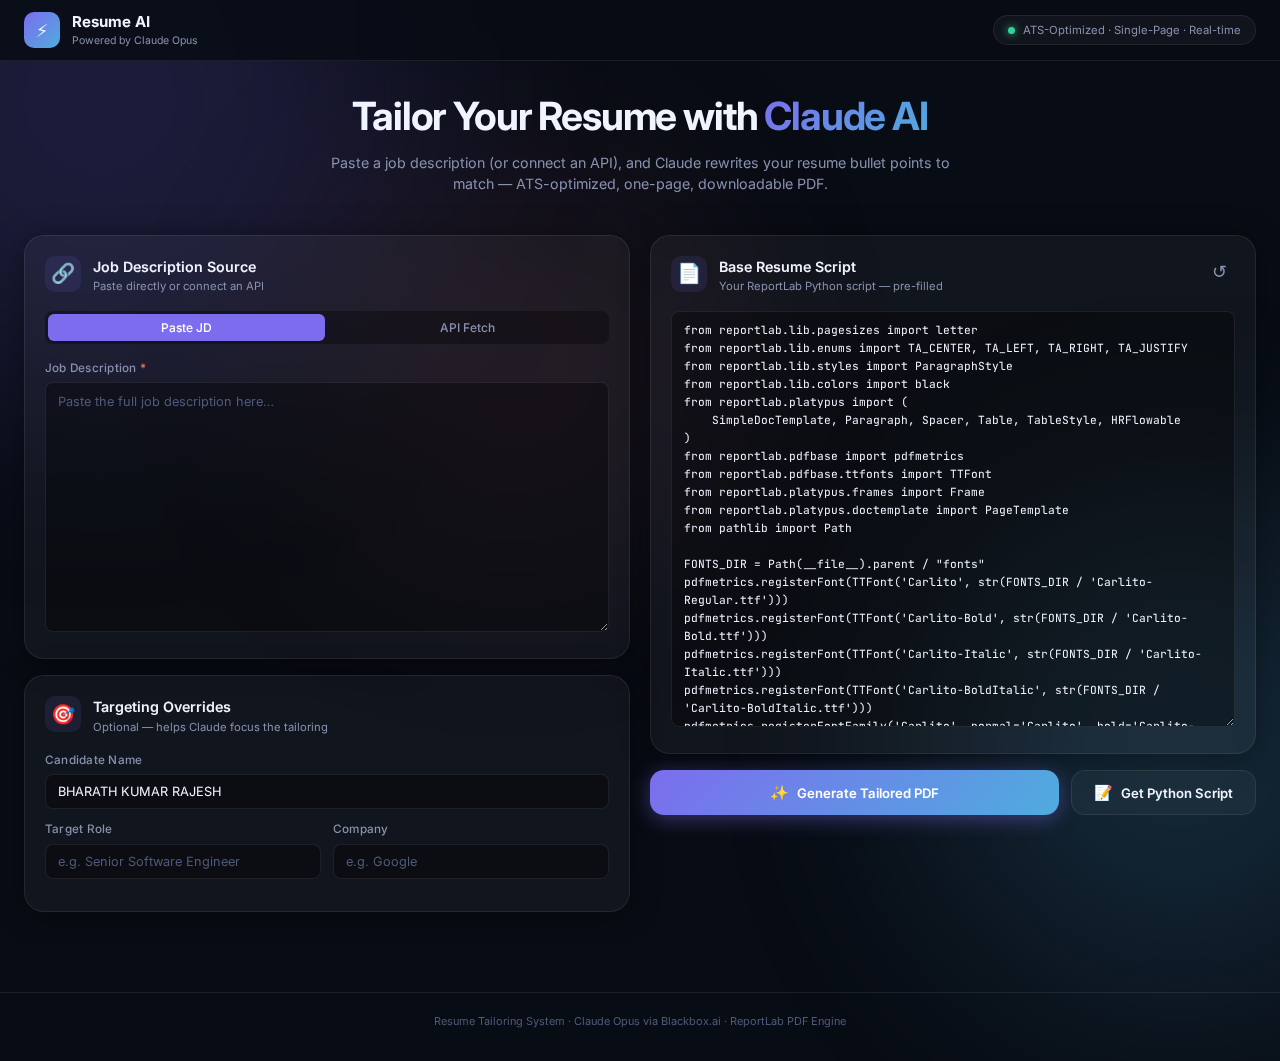
<file: static/index.html>
<!DOCTYPE html>
<html lang="en">
<head>
  <meta charset="UTF-8" />
  <meta name="viewport" content="width=device-width, initial-scale=1.0" />
  <title>AI Resume Tailor — Powered by Claude</title>
  <meta name="description" content="Automatically tailor your resume to any job description using Claude AI. Generate an ATS-optimized, single-page PDF in seconds." />
  <link rel="preconnect" href="https://fonts.googleapis.com" />
  <link rel="preconnect" href="https://fonts.gstatic.com" crossorigin />
  <link href="https://fonts.googleapis.com/css2?family=Inter:wght@300;400;500;600;700&family=JetBrains+Mono:wght@400;500&display=swap" rel="stylesheet" />
  <link rel="stylesheet" href="/static/styles.css" />
</head>
<body>

  <!-- Background orbs -->
  <div class="bg-orb orb-1"></div>
  <div class="bg-orb orb-2"></div>
  <div class="bg-orb orb-3"></div>

  <!-- Header -->
  <header class="header">
    <div class="header-inner">
      <div class="logo">
        <div class="logo-icon">⚡</div>
        <div>
          <div class="logo-title">Resume AI</div>
          <div class="logo-sub">Powered by Claude Opus</div>
        </div>
      </div>
      <div class="header-badge">
        <span class="badge-dot"></span>
        ATS-Optimized · Single-Page · Real-time
      </div>
    </div>
  </header>

  <!-- Main -->
  <main class="main">
    <div class="hero">
      <h1 class="hero-title">Tailor Your Resume with <span class="gradient-text">Claude AI</span></h1>
      <p class="hero-sub">Paste a job description (or connect an API), and Claude rewrites your resume bullet points to match — ATS-optimized, one-page, downloadable PDF.</p>
    </div>

    <form id="tailor-form" class="form-grid" novalidate>

      <!-- Column 1: API Config + Override -->
      <div class="col col-left">

        <div class="card">
          <div class="card-header">
            <div class="card-icon">🔗</div>
            <div>
              <div class="card-title">Job Description Source</div>
              <div class="card-sub">Paste directly or connect an API</div>
            </div>
          </div>

          <div class="tab-row" id="jd-tabs">
            <button type="button" class="tab active" data-tab="paste">Paste JD</button>
            <button type="button" class="tab" data-tab="api">API Fetch</button>
          </div>

          <!-- Paste tab -->
          <div class="tab-pane active" id="tab-paste">
            <div class="field">
              <label for="jd-raw">Job Description <span class="req">*</span></label>
              <textarea id="jd-raw" name="jd_raw" rows="12" placeholder="Paste the full job description here…"></textarea>
            </div>
          </div>

          <!-- API tab -->
          <div class="tab-pane" id="tab-api">
            <div class="field">
              <label for="jd-endpoint">API Endpoint</label>
              <input type="url" id="jd-endpoint" name="jd_api_endpoint" placeholder="https://api.example.com/v1/jobs" />
            </div>
            <div class="field">
              <label for="jd-apikey">API Key</label>
              <input type="password" id="jd-apikey" name="jd_api_key" placeholder="Bearer token / API key" />
              <span class="field-hint">Sent as Authorization: Bearer {key}</span>
            </div>
            <div class="field">
              <label for="job-id">Job ID or Job URL <span class="req">*</span></label>
              <input type="text" id="job-id" name="job_id" placeholder="123456 or https://..." />
            </div>
          </div>
        </div>

        <!-- Overrides -->
        <div class="card">
          <div class="card-header">
            <div class="card-icon">🎯</div>
            <div>
              <div class="card-title">Targeting Overrides</div>
              <div class="card-sub">Optional — helps Claude focus the tailoring</div>
            </div>
          </div>

          <div class="field">
            <label for="candidate-name">Candidate Name</label>
            <input type="text" id="candidate-name" name="candidate_name" value="BHARATH KUMAR RAJESH" />
          </div>
          <div class="fields-row">
            <div class="field">
              <label for="target-role">Target Role</label>
              <input type="text" id="target-role" name="target_role" placeholder="e.g. Senior Software Engineer" />
            </div>
            <div class="field">
              <label for="company-name">Company</label>
              <input type="text" id="company-name" name="company_name" placeholder="e.g. Google" />
            </div>
          </div>
        </div>

      </div>

      <!-- Column 2: Base Script + Actions -->
      <div class="col col-right">

        <div class="card card-script">
          <div class="card-header">
            <div class="card-icon">📄</div>
            <div>
              <div class="card-title">Base Resume Script</div>
              <div class="card-sub">Your ReportLab Python script — pre-filled</div>
            </div>
            <button type="button" class="btn-icon" id="reset-script-btn" title="Reset to default">↺</button>
          </div>
          <textarea id="base-script" name="base_script" rows="22" class="mono" spellcheck="false"></textarea>
        </div>

        <!-- Action Buttons -->
        <div class="action-row">
          <button type="submit" id="generate-btn" class="btn btn-primary" form="tailor-form">
            <span class="btn-icon-span">✨</span>
            <span id="btn-label">Generate Tailored PDF</span>
            <div class="btn-shimmer"></div>
          </button>
          <button type="button" id="script-btn" class="btn btn-secondary">
            <span class="btn-icon-span">📝</span>
            Get Python Script
          </button>
        </div>

      </div>

    </form>

    <!-- Results Panel -->
    <div id="results-panel" class="results-panel hidden">
      <div class="results-inner">
        <div class="results-icon">✅</div>
        <div class="results-content">
          <div class="results-title">Resume Tailored Successfully</div>
          <div id="changes-summary" class="results-body"></div>
          <div id="page-badge" class="page-badge">📄 1 Page · ATS Ready</div>
        </div>
      </div>
    </div>

    <!-- Error Panel -->
    <div id="error-panel" class="error-panel hidden">
      <div class="error-inner">
        <div class="error-icon">⚠️</div>
        <div class="error-content">
          <div class="error-title">Tailoring Failed</div>
          <div id="error-body" class="error-body"></div>
        </div>
        <button type="button" id="error-close" class="btn-close">✕</button>
      </div>
    </div>

    <!-- Script Modal -->
    <div id="script-modal" class="modal-overlay hidden">
      <div class="modal">
        <div class="modal-header">
          <div class="modal-title">Tailored Python Script</div>
          <div class="modal-actions">
            <button type="button" id="copy-script-btn" class="btn btn-sm">Copy</button>
            <button type="button" id="dl-script-btn" class="btn btn-sm btn-outline">Download .py</button>
            <button type="button" id="modal-close" class="btn-close modal-close">✕</button>
          </div>
        </div>
        <div id="changes-modal-summary" class="modal-changes"></div>
        <textarea id="script-output" class="modal-code mono" readonly></textarea>
      </div>
    </div>

    <!-- Loading Overlay -->
    <div id="loading-overlay" class="loading-overlay hidden">
      <div class="loading-card">
        <div class="spinner"></div>
        <div class="loading-title" id="loading-title">Fetching Job Description…</div>
        <div class="loading-steps">
          <div class="step" id="step-1">📡 Fetching job description</div>
          <div class="step" id="step-2">🤖 Claude analyzing &amp; tailoring</div>
          <div class="step" id="step-3">📄 Generating PDF (1-page check)</div>
          <div class="step" id="step-4">✅ Validating &amp; packaging</div>
        </div>
      </div>
    </div>

  </main>

  <footer class="footer">
    Resume Tailoring System · Claude Opus via Blackbox.ai · ReportLab PDF Engine
  </footer>

  <script src="/static/app.js"></script>
</body>
</html>
</file>
<file: static/styles.css>
/* ═══════════════════════════════════════════════════════════════
   Resume AI — Premium Dark-Mode Design System
   ═══════════════════════════════════════════════════════════════ */

*, *::before, *::after { box-sizing: border-box; margin: 0; padding: 0; }

:root {
  --bg:          #080c14;
  --bg-card:     rgba(255,255,255,0.04);
  --bg-card-h:   rgba(255,255,255,0.07);
  --border:      rgba(255,255,255,0.08);
  --border-h:    rgba(255,255,255,0.15);
  --text-1:      #f0f4ff;
  --text-2:      #8892b0;
  --text-3:      #4e5b7a;
  --accent-1:    #7c6dee;
  --accent-2:    #4facde;
  --accent-g:    linear-gradient(135deg, #7c6dee, #4facde);
  --accent-warm: #e86d8a;
  --success:     #34d399;
  --error:       #f87171;
  --radius-sm:   8px;
  --radius-md:   14px;
  --radius-lg:   20px;
  --shadow-card: 0 2px 30px rgba(0,0,0,0.4);
  --font-ui:     'Inter', system-ui, sans-serif;
  --font-mono:   'JetBrains Mono', 'Fira Code', monospace;
  --transition:  0.2s cubic-bezier(0.4,0,0.2,1);
}

html { font-size: 15px; scroll-behavior: smooth; }

body {
  font-family: var(--font-ui);
  background: var(--bg);
  color: var(--text-1);
  min-height: 100vh;
  overflow-x: hidden;
  line-height: 1.5;
}

/* ── Background Orbs ── */
.bg-orb {
  position: fixed;
  border-radius: 50%;
  filter: blur(120px);
  pointer-events: none;
  z-index: 0;
  opacity: 0.18;
  animation: float 12s ease-in-out infinite;
}
.orb-1 { width: 600px; height: 600px; background: var(--accent-1); top: -200px; left: -200px; animation-delay: 0s; }
.orb-2 { width: 500px; height: 500px; background: var(--accent-2); bottom: -100px; right: -150px; animation-delay: -4s; }
.orb-3 { width: 400px; height: 400px; background: var(--accent-warm); top: 40%; left: 40%; transform: translate(-50%,-50%); animation-delay: -8s; opacity: 0.10; }

@keyframes float {
  0%,100% { transform: translateY(0px) scale(1); }
  50%      { transform: translateY(-30px) scale(1.05); }
}

/* ── Header ── */
.header {
  position: sticky; top: 0; z-index: 100;
  background: rgba(8,12,20,0.85);
  backdrop-filter: blur(20px);
  border-bottom: 1px solid var(--border);
  padding: 0 24px;
}
.header-inner {
  max-width: 1400px; margin: 0 auto;
  display: flex; align-items: center; justify-content: space-between;
  height: 60px;
}
.logo { display: flex; align-items: center; gap: 12px; }
.logo-icon {
  width: 36px; height: 36px;
  background: var(--accent-g);
  border-radius: 10px;
  display: grid; place-items: center;
  font-size: 18px;
}
.logo-title { font-weight: 700; font-size: 1rem; color: var(--text-1); }
.logo-sub { font-size: 0.7rem; color: var(--text-2); }
.header-badge {
  display: flex; align-items: center; gap: 8px;
  font-size: 0.75rem; color: var(--text-2);
  background: var(--bg-card);
  border: 1px solid var(--border);
  padding: 6px 14px; border-radius: 100px;
}
.badge-dot {
  width: 7px; height: 7px; border-radius: 50%;
  background: var(--success);
  box-shadow: 0 0 8px var(--success);
  animation: pulse 2s infinite;
}
@keyframes pulse { 0%,100% { opacity:1; } 50% { opacity: 0.5; } }

/* ── Main Layout ── */
main.main {
  position: relative; z-index: 1;
  max-width: 1400px; margin: 0 auto;
  padding: 32px 24px 80px;
}

/* ── Hero ── */
.hero { text-align: center; margin-bottom: 40px; }
.hero-title {
  font-size: clamp(1.8rem, 4vw, 2.6rem);
  font-weight: 700; letter-spacing: -0.03em;
  line-height: 1.2; margin-bottom: 12px;
}
.gradient-text {
  background: var(--accent-g);
  -webkit-background-clip: text;
  -webkit-text-fill-color: transparent;
  background-clip: text;
}
.hero-sub {
  font-size: 0.95rem; color: var(--text-2);
  max-width: 620px; margin: 0 auto;
}

/* ── Form Grid ── */
.form-grid {
  display: grid;
  grid-template-columns: 1fr 1fr;
  gap: 20px;
  align-items: start;
}
@media (max-width: 900px) {
  .form-grid { grid-template-columns: 1fr; }
}
.col { display: flex; flex-direction: column; gap: 16px; }

/* ── Card ── */
.card {
  background: var(--bg-card);
  border: 1px solid var(--border);
  border-radius: var(--radius-lg);
  padding: 20px;
  backdrop-filter: blur(12px);
  transition: border-color var(--transition), box-shadow var(--transition);
  box-shadow: var(--shadow-card);
}
.card:hover { border-color: var(--border-h); }
.card-script { flex: 1; }
.card-header {
  display: flex; align-items: flex-start; gap: 12px;
  margin-bottom: 16px;
}
.card-icon {
  font-size: 1.3rem; width: 36px; height: 36px;
  background: rgba(124,109,238,0.12);
  border-radius: 10px; display: grid; place-items: center; flex-shrink: 0;
}
.card-title { font-weight: 600; font-size: 0.95rem; color: var(--text-1); }
.card-sub   { font-size: 0.75rem; color: var(--text-2); margin-top: 1px; }
.btn-icon {
  margin-left: auto; background: none; border: none;
  color: var(--text-2); font-size: 1.2rem; cursor: pointer;
  width: 32px; height: 32px; border-radius: var(--radius-sm);
  display: grid; place-items: center;
  transition: background var(--transition), color var(--transition);
}
.btn-icon:hover { background: var(--bg-card-h); color: var(--text-1); }

/* ── Tabs ── */
.tab-row {
  display: flex; gap: 4px;
  background: rgba(0,0,0,0.3);
  border-radius: var(--radius-sm);
  padding: 3px; margin-bottom: 16px;
}
.tab {
  flex: 1; background: none; border: none; cursor: pointer;
  color: var(--text-2); font-size: 0.8rem; font-weight: 500;
  padding: 6px 10px; border-radius: 6px;
  transition: background var(--transition), color var(--transition);
  font-family: var(--font-ui);
}
.tab.active { background: var(--accent-1); color: #fff; }
.tab-pane { display: none; }
.tab-pane.active { display: block; }

/* ── Fields ── */
.field { margin-bottom: 12px; }
.field:last-child { margin-bottom: 0; }
.fields-row { display: grid; grid-template-columns: 1fr 1fr; gap: 12px; }

label {
  display: block; font-size: 0.78rem; font-weight: 500;
  color: var(--text-2); margin-bottom: 5px; letter-spacing: 0.02em;
}
.req { color: var(--error); }

input[type="text"],
input[type="url"],
input[type="password"],
textarea {
  width: 100%; background: rgba(0,0,0,0.35);
  border: 1px solid var(--border);
  border-radius: var(--radius-sm);
  color: var(--text-1);
  font-family: var(--font-ui);
  font-size: 0.85rem;
  padding: 9px 12px;
  transition: border-color var(--transition), box-shadow var(--transition);
  outline: none;
  resize: vertical;
}
textarea { line-height: 1.5; }
input:focus, textarea:focus {
  border-color: var(--accent-1);
  box-shadow: 0 0 0 3px rgba(124,109,238,0.15);
}
input::placeholder, textarea::placeholder { color: var(--text-3); }
.mono { font-family: var(--font-mono); font-size: 0.75rem; line-height: 1.6; }
.field-hint { font-size: 0.72rem; color: var(--text-3); margin-top: 3px; display: block; }

/* ── Action Row ── */
.action-row {
  display: flex; gap: 12px;
}

/* ── Buttons ── */
.btn {
  position: relative; overflow: hidden;
  display: inline-flex; align-items: center; justify-content: center;
  gap: 8px; font-family: var(--font-ui);
  font-weight: 600; font-size: 0.875rem;
  padding: 12px 22px; border-radius: var(--radius-md);
  border: none; cursor: pointer;
  transition: transform var(--transition), box-shadow var(--transition), opacity var(--transition);
}
.btn:active { transform: scale(0.97); }
.btn:disabled { opacity: 0.5; cursor: not-allowed; }

.btn-primary {
  flex: 1;
  background: var(--accent-g);
  color: #fff;
  box-shadow: 0 4px 20px rgba(124,109,238,0.4);
}
.btn-primary:hover:not(:disabled) {
  box-shadow: 0 6px 30px rgba(124,109,238,0.6);
  transform: translateY(-2px);
}
.btn-shimmer {
  position: absolute; inset: 0;
  background: linear-gradient(105deg, transparent 40%, rgba(255,255,255,0.15) 50%, transparent 60%);
  transform: translateX(-100%);
  transition: transform 0.5s;
}
.btn-primary:hover .btn-shimmer { transform: translateX(100%); }

.btn-secondary {
  background: var(--bg-card);
  border: 1px solid var(--border);
  color: var(--text-1);
}
.btn-secondary:hover:not(:disabled) {
  background: var(--bg-card-h);
  border-color: var(--border-h);
  transform: translateY(-1px);
}

.btn-sm { padding: 7px 14px; font-size: 0.8rem; border-radius: var(--radius-sm); }
.btn-outline {
  background: transparent;
  border: 1px solid var(--border-h);
  color: var(--text-1);
}
.btn-outline:hover { background: var(--bg-card-h); }

.btn-icon-span { font-size: 1rem; }

/* ── Results Panel ── */
.results-panel {
  margin-top: 24px;
  background: rgba(52,211,153,0.08);
  border: 1px solid rgba(52,211,153,0.25);
  border-radius: var(--radius-lg);
  padding: 20px 24px;
  animation: slideUp 0.4s ease;
}
.results-inner { display: flex; align-items: flex-start; gap: 16px; }
.results-icon { font-size: 2rem; flex-shrink: 0; }
.results-title { font-weight: 700; font-size: 1.05rem; color: var(--success); margin-bottom: 6px; }
.results-body { font-size: 0.875rem; color: var(--text-2); line-height: 1.6; }
.page-badge {
  display: inline-flex; align-items: center; gap: 6px;
  margin-top: 10px;
  background: rgba(52,211,153,0.15);
  border: 1px solid rgba(52,211,153,0.3);
  color: var(--success);
  font-size: 0.78rem; font-weight: 600;
  padding: 5px 12px; border-radius: 100px;
}

/* ── Error Panel ── */
.error-panel {
  margin-top: 24px;
  background: rgba(248,113,113,0.08);
  border: 1px solid rgba(248,113,113,0.25);
  border-radius: var(--radius-lg);
  padding: 16px 20px;
  animation: slideUp 0.4s ease;
}
.error-inner { display: flex; align-items: flex-start; gap: 14px; }
.error-icon { font-size: 1.5rem; flex-shrink: 0; }
.error-title { font-weight: 600; color: var(--error); margin-bottom: 4px; }
.error-body { font-size: 0.84rem; color: var(--text-2); }
.btn-close {
  margin-left: auto; background: none; border: none;
  color: var(--text-2); font-size: 1rem; cursor: pointer;
  width: 28px; height: 28px; border-radius: var(--radius-sm);
  display: grid; place-items: center; flex-shrink: 0;
  transition: background var(--transition), color var(--transition);
}
.btn-close:hover { background: rgba(255,255,255,0.08); color: var(--text-1); }
.modal-close { margin-left: 0; }

@keyframes slideUp {
  from { opacity: 0; transform: translateY(12px); }
  to   { opacity: 1; transform: translateY(0); }
}

/* ── Script Modal ── */
.modal-overlay {
  position: fixed; inset: 0; z-index: 200;
  background: rgba(0,0,0,0.7);
  backdrop-filter: blur(8px);
  display: flex; align-items: center; justify-content: center;
  padding: 24px;
  animation: fadeIn 0.2s ease;
}
.modal-overlay.hidden { display: none; }
@keyframes fadeIn { from { opacity: 0; } to { opacity: 1; } }

.modal {
  background: #0d1322;
  border: 1px solid var(--border-h);
  border-radius: var(--radius-lg);
  box-shadow: 0 20px 80px rgba(0,0,0,0.6);
  width: 100%; max-width: 860px;
  max-height: 88vh;
  display: flex; flex-direction: column;
  overflow: hidden;
  animation: slideUp 0.3s ease;
}
.modal-header {
  display: flex; align-items: center; gap: 12px;
  padding: 16px 20px;
  border-bottom: 1px solid var(--border);
}
.modal-title { font-weight: 700; font-size: 1rem; flex: 1; }
.modal-actions { display: flex; align-items: center; gap: 8px; }
.modal-changes {
  padding: 12px 20px;
  font-size: 0.82rem; color: var(--text-2);
  background: rgba(124,109,238,0.06);
  border-bottom: 1px solid var(--border);
  line-height: 1.6;
}
.modal-code {
  flex: 1; resize: none;
  background: #060a10;
  border: none; border-radius: 0;
  color: #a8d8a8;
  padding: 16px 20px;
  font-size: 0.74rem;
  line-height: 1.7;
  overflow-y: auto;
}

/* ── Loading Overlay ── */
.loading-overlay {
  position: fixed; inset: 0; z-index: 300;
  background: rgba(8,12,20,0.9);
  backdrop-filter: blur(12px);
  display: flex; align-items: center; justify-content: center;
}
.loading-overlay.hidden { display: none; }
.loading-card {
  text-align: center;
  background: var(--bg-card);
  border: 1px solid var(--border);
  border-radius: var(--radius-lg);
  padding: 40px 50px;
  box-shadow: var(--shadow-card);
  max-width: 380px; width: 100%;
}
.spinner {
  width: 52px; height: 52px;
  border: 3px solid rgba(124,109,238,0.2);
  border-top-color: var(--accent-1);
  border-radius: 50%;
  animation: spin 0.8s linear infinite;
  margin: 0 auto 20px;
}
@keyframes spin { to { transform: rotate(360deg); } }
.loading-title {
  font-size: 1rem; font-weight: 600; color: var(--text-1);
  margin-bottom: 20px;
}
.loading-steps { display: flex; flex-direction: column; gap: 8px; text-align: left; }
.step {
  font-size: 0.82rem; color: var(--text-3);
  padding: 8px 12px; border-radius: var(--radius-sm);
  transition: color var(--transition), background var(--transition);
}
.step.active { color: var(--text-1); background: rgba(124,109,238,0.1); }
.step.done   { color: var(--success); }

/* ── Footer ── */
.footer {
  position: relative; z-index: 1;
  text-align: center;
  font-size: 0.73rem; color: var(--text-3);
  padding: 20px 24px 32px;
  border-top: 1px solid var(--border);
}

/* ── Utility ── */
.hidden { display: none !important; }
</file>
